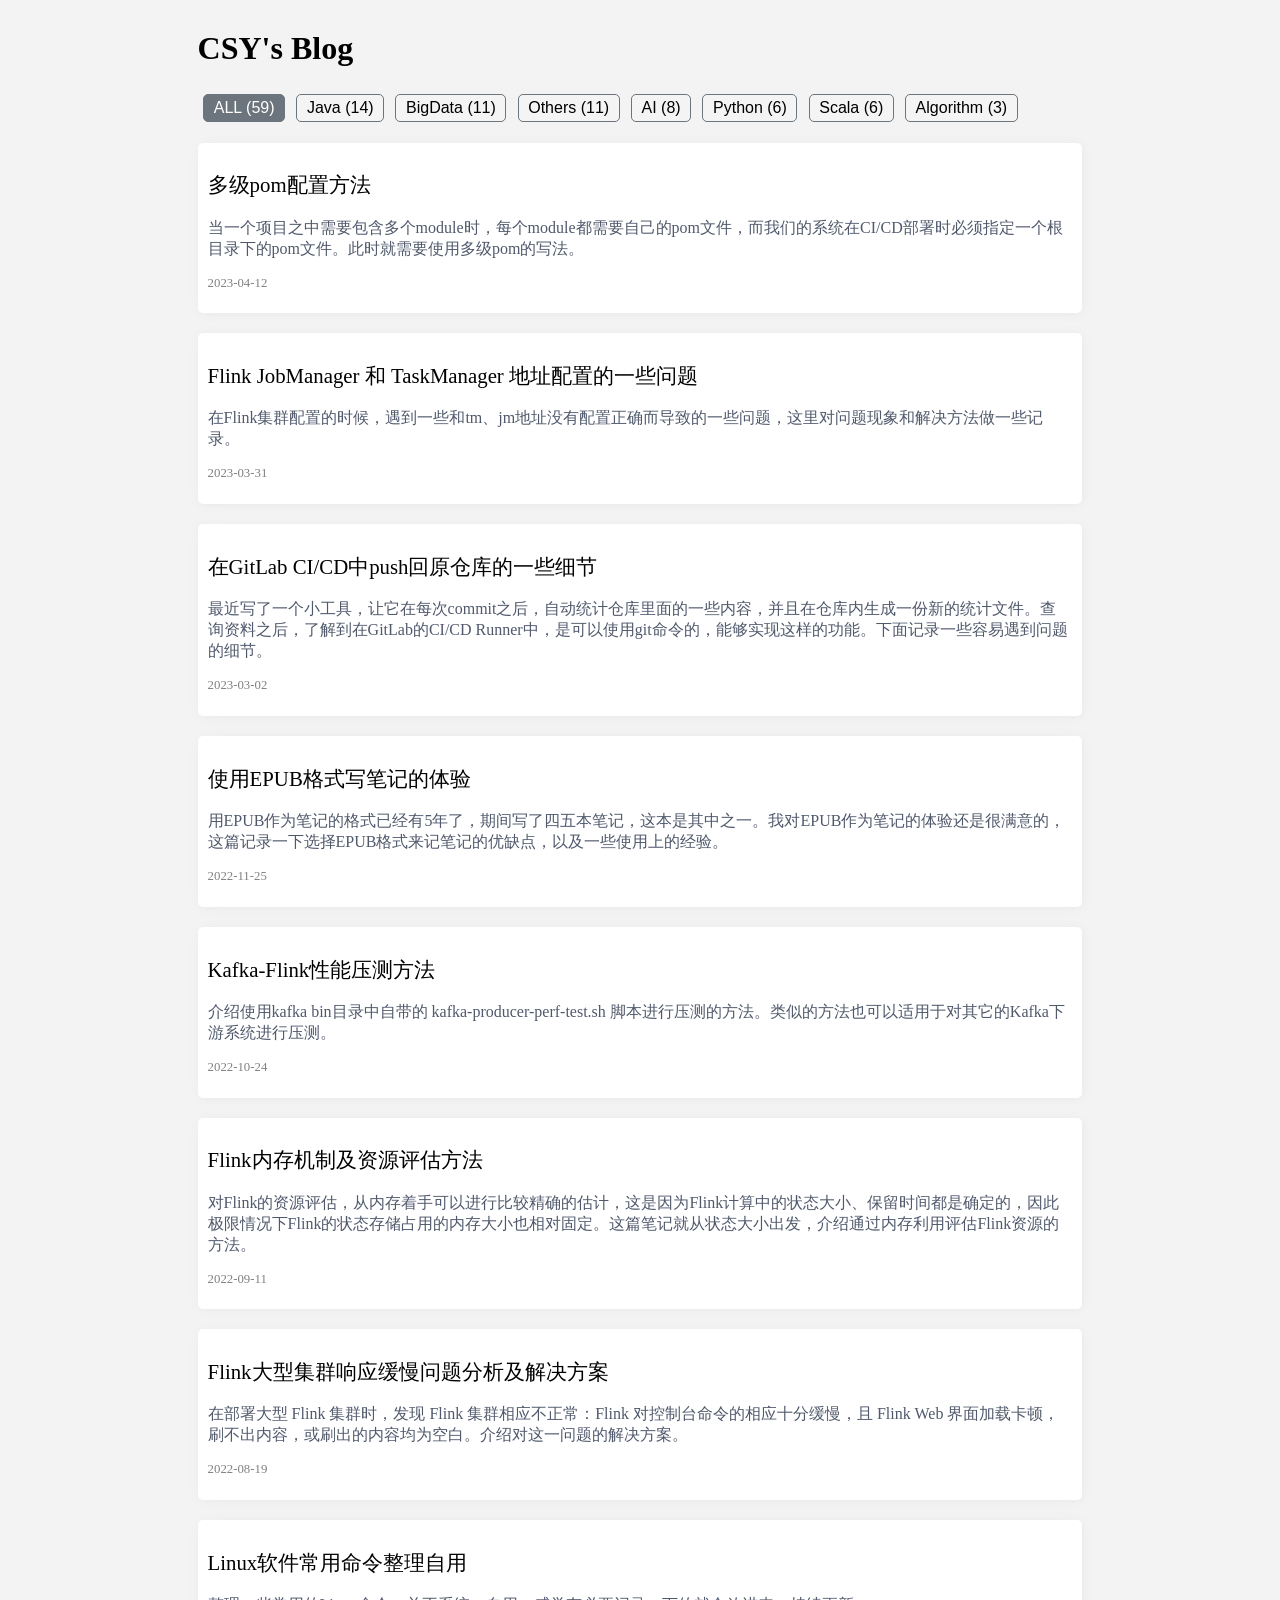
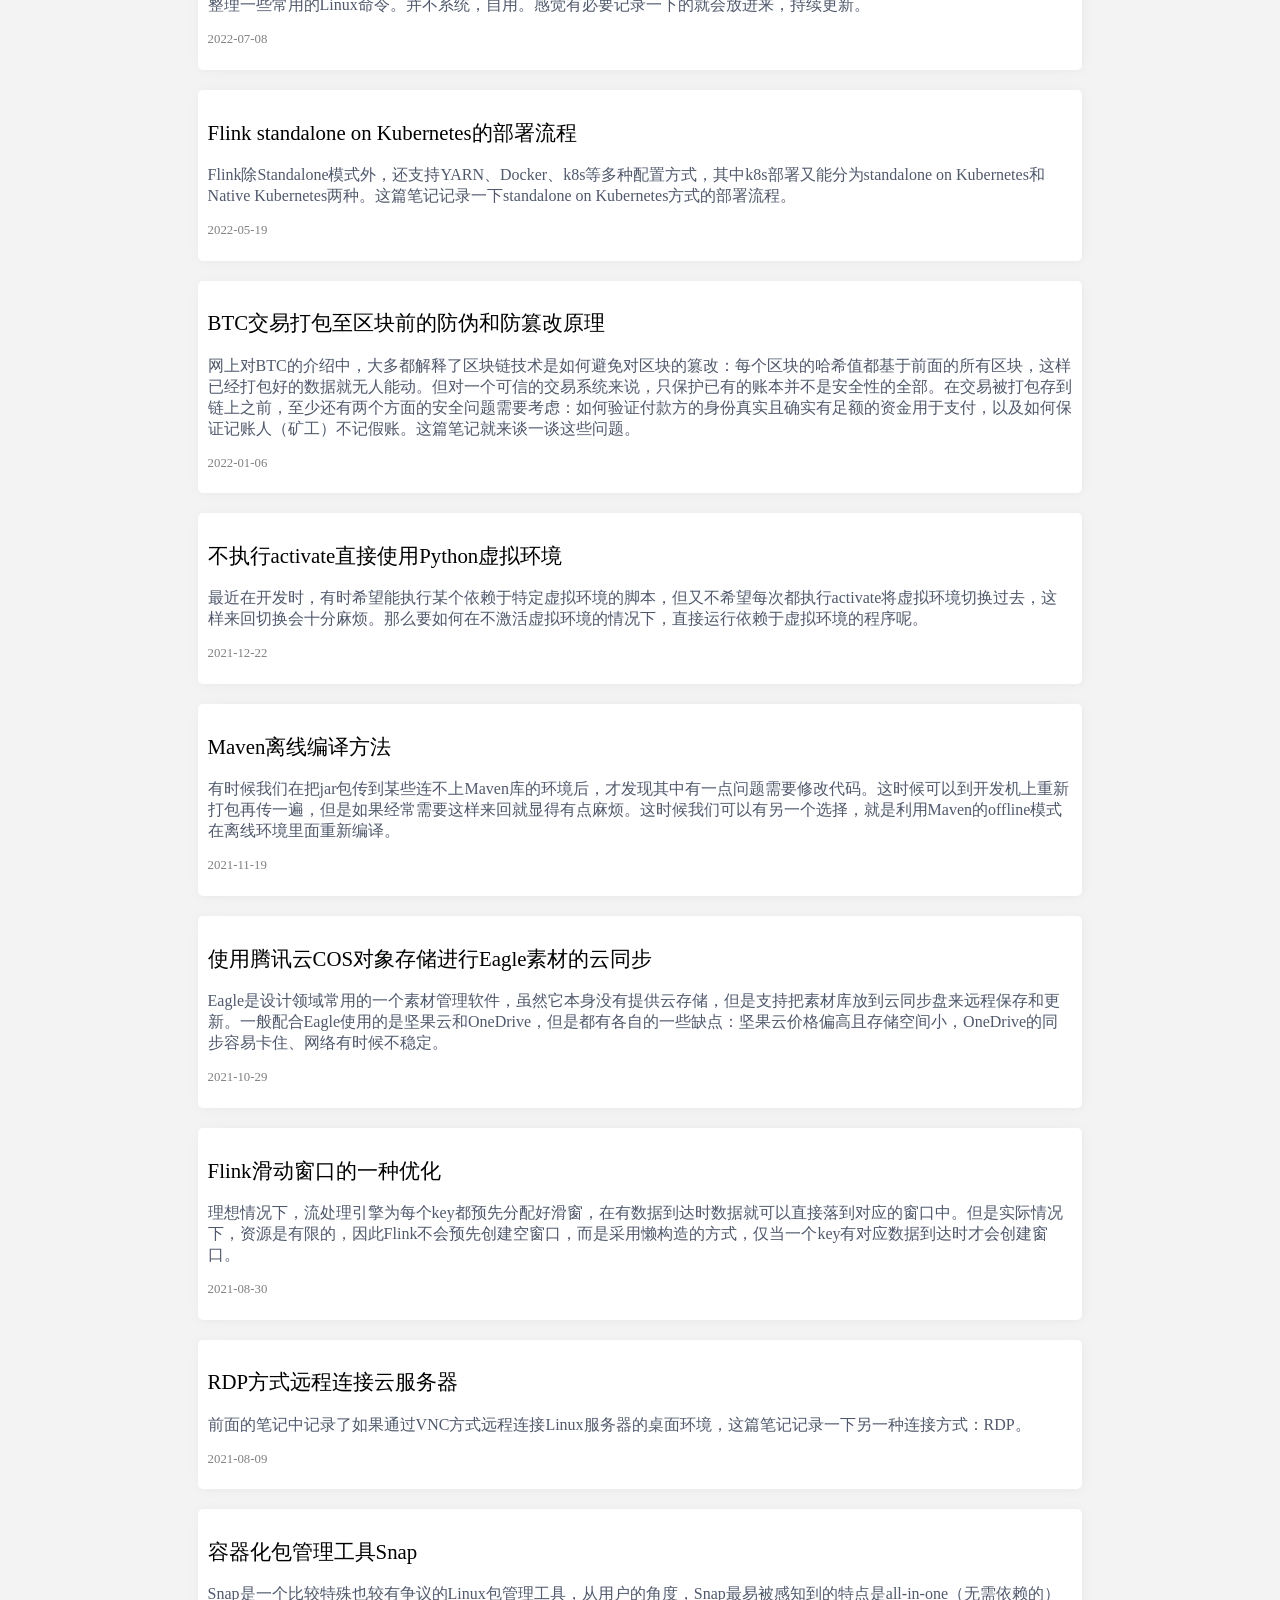
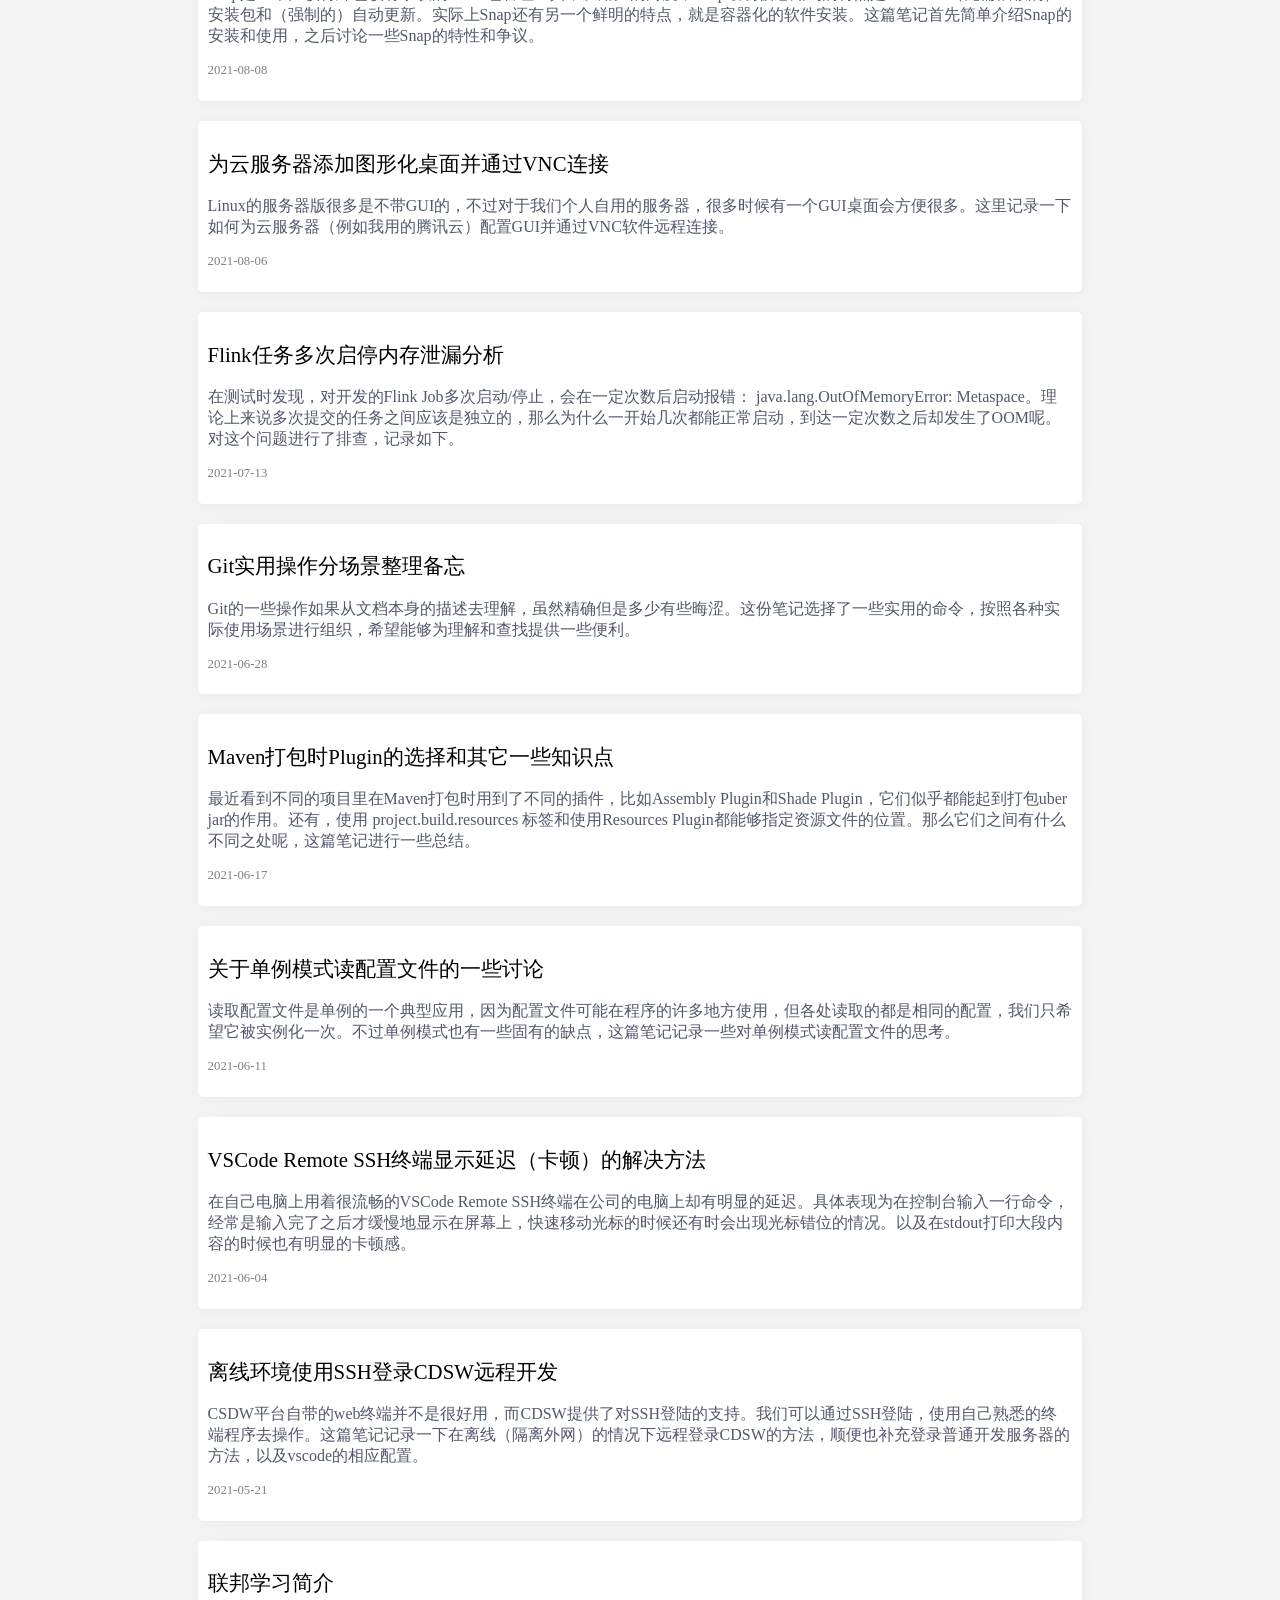
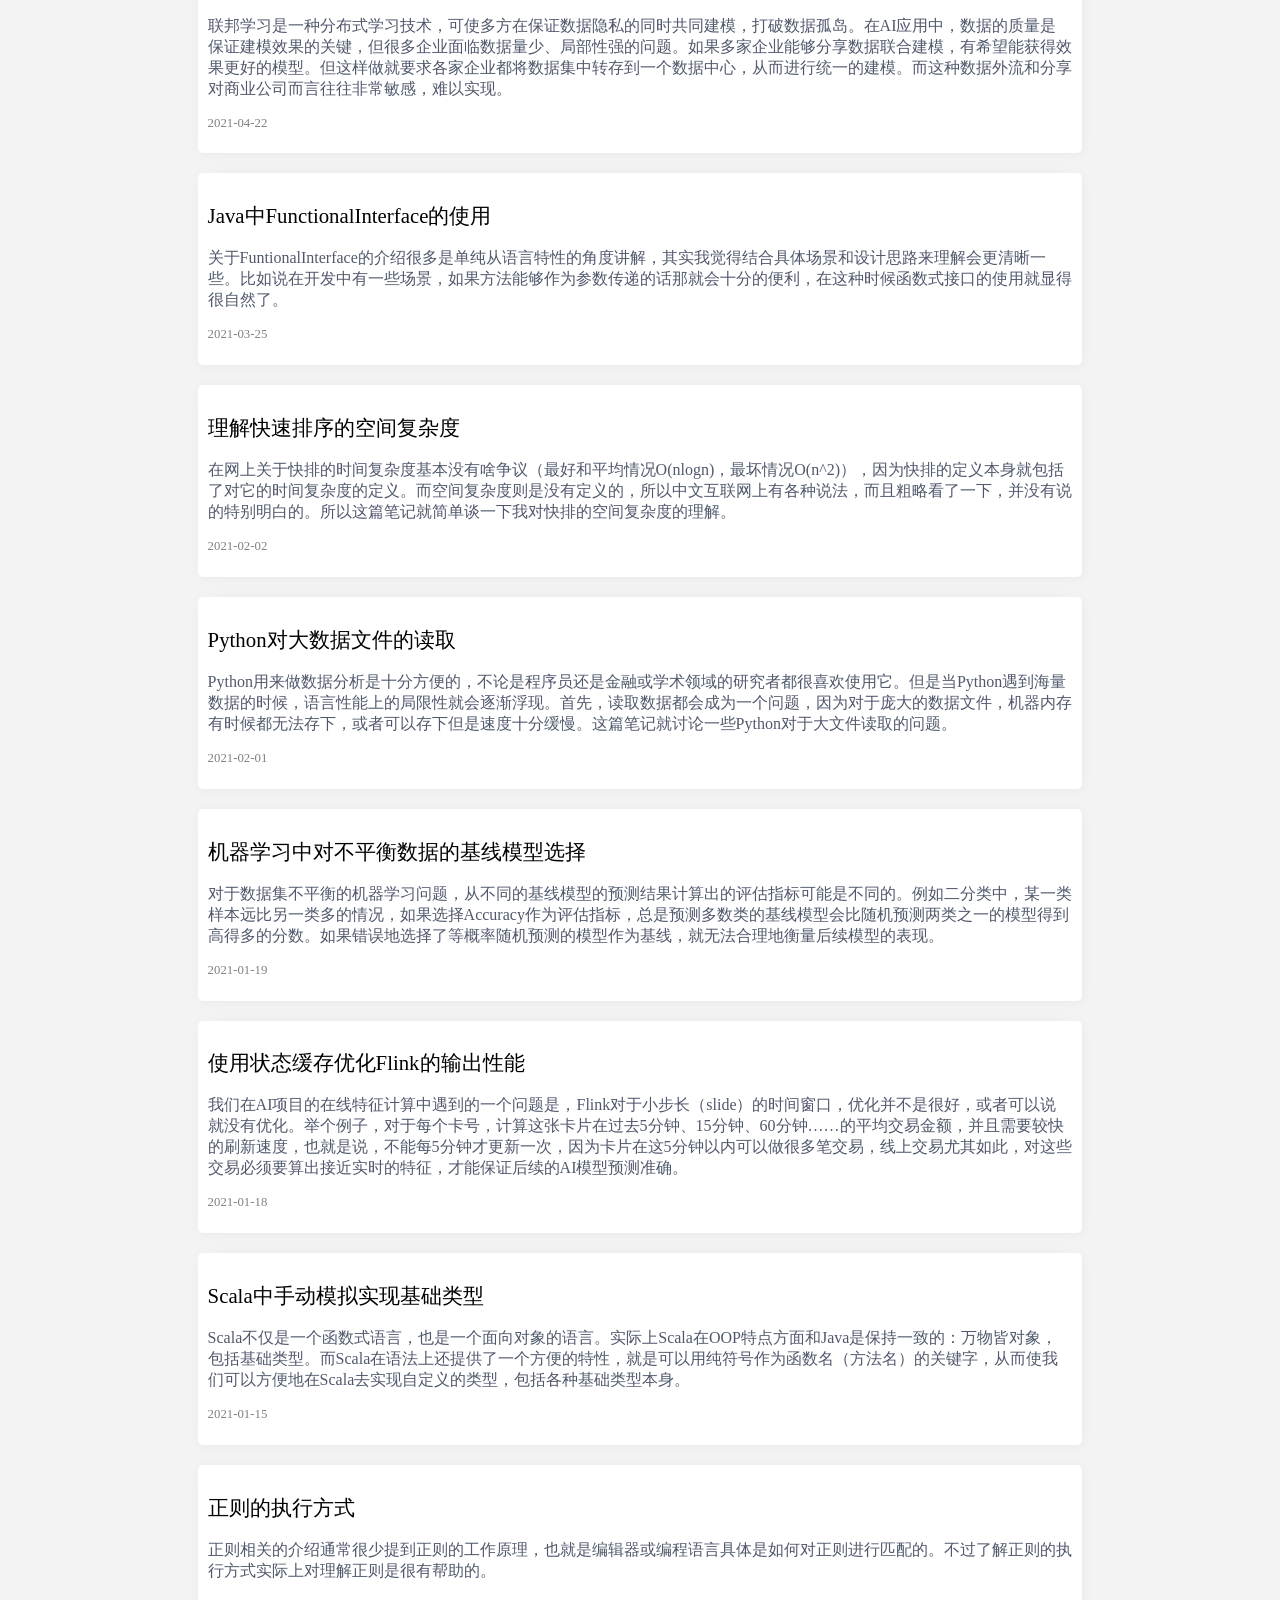
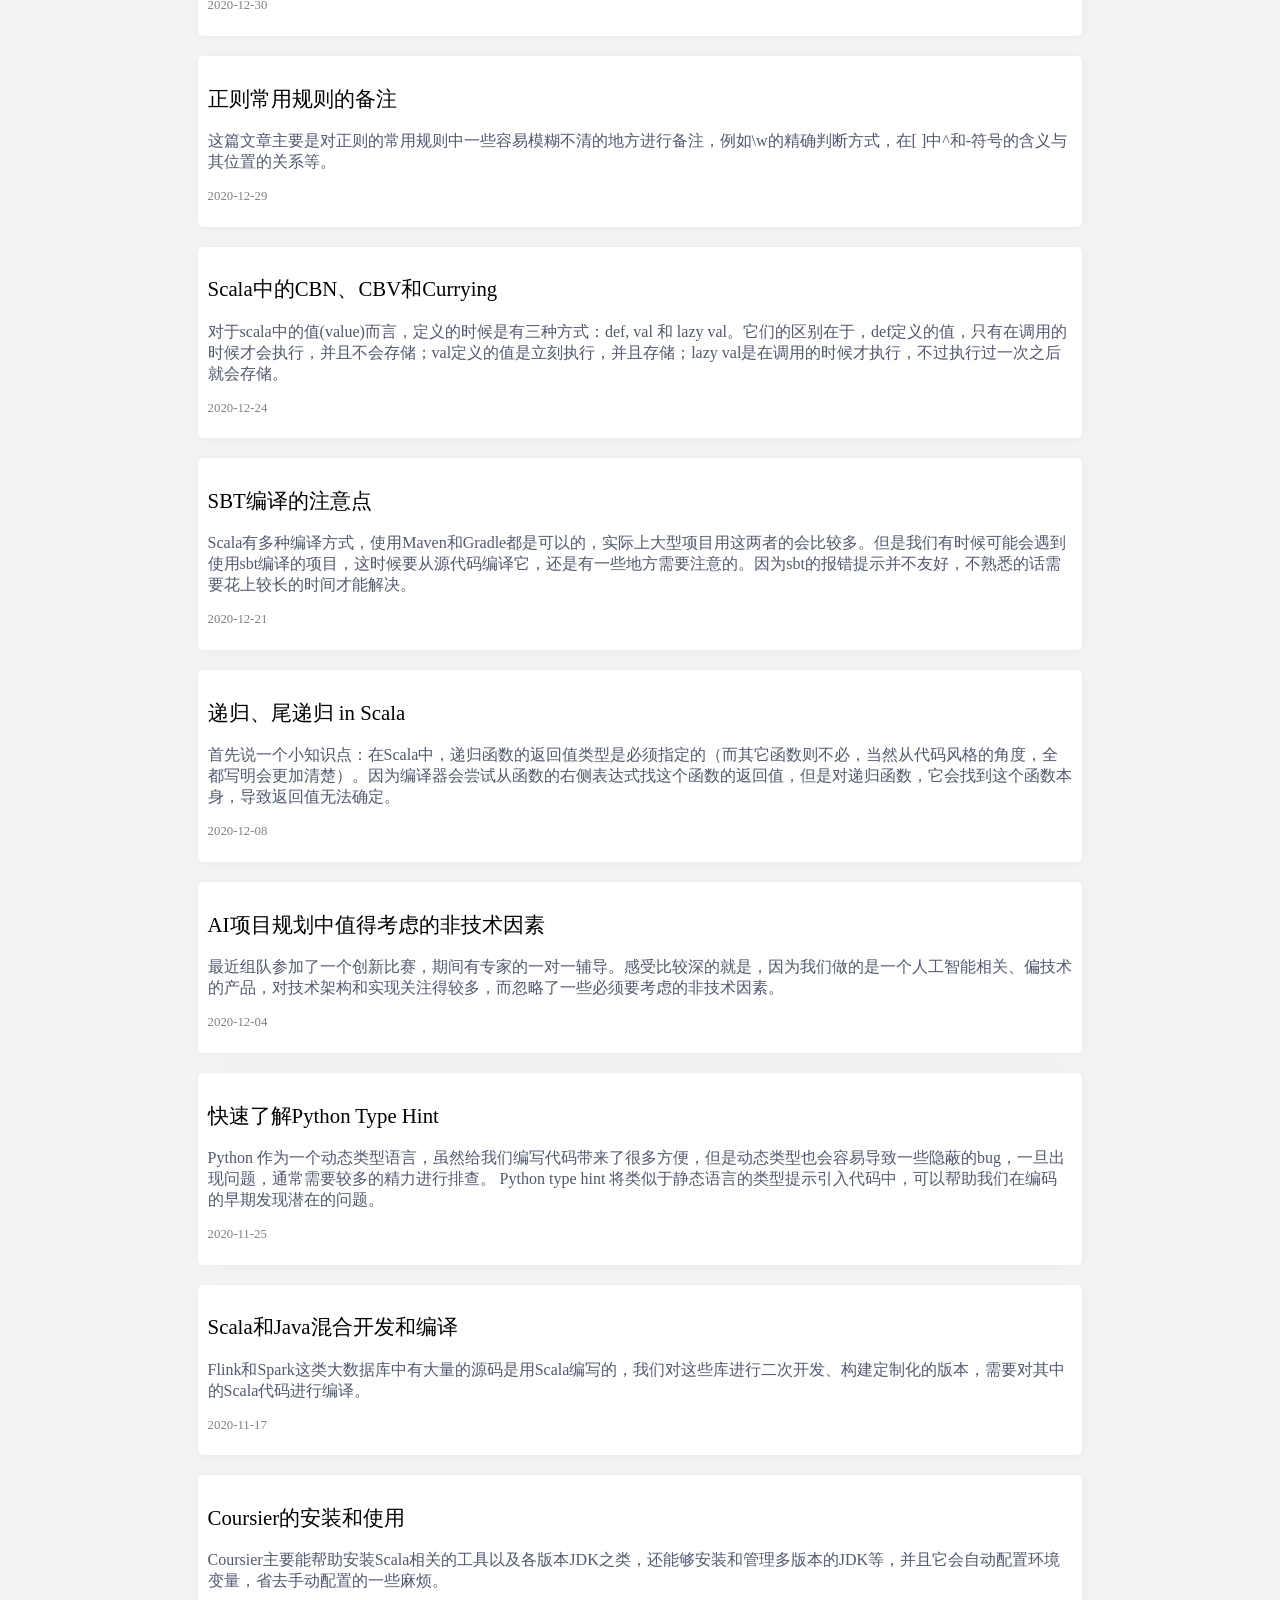
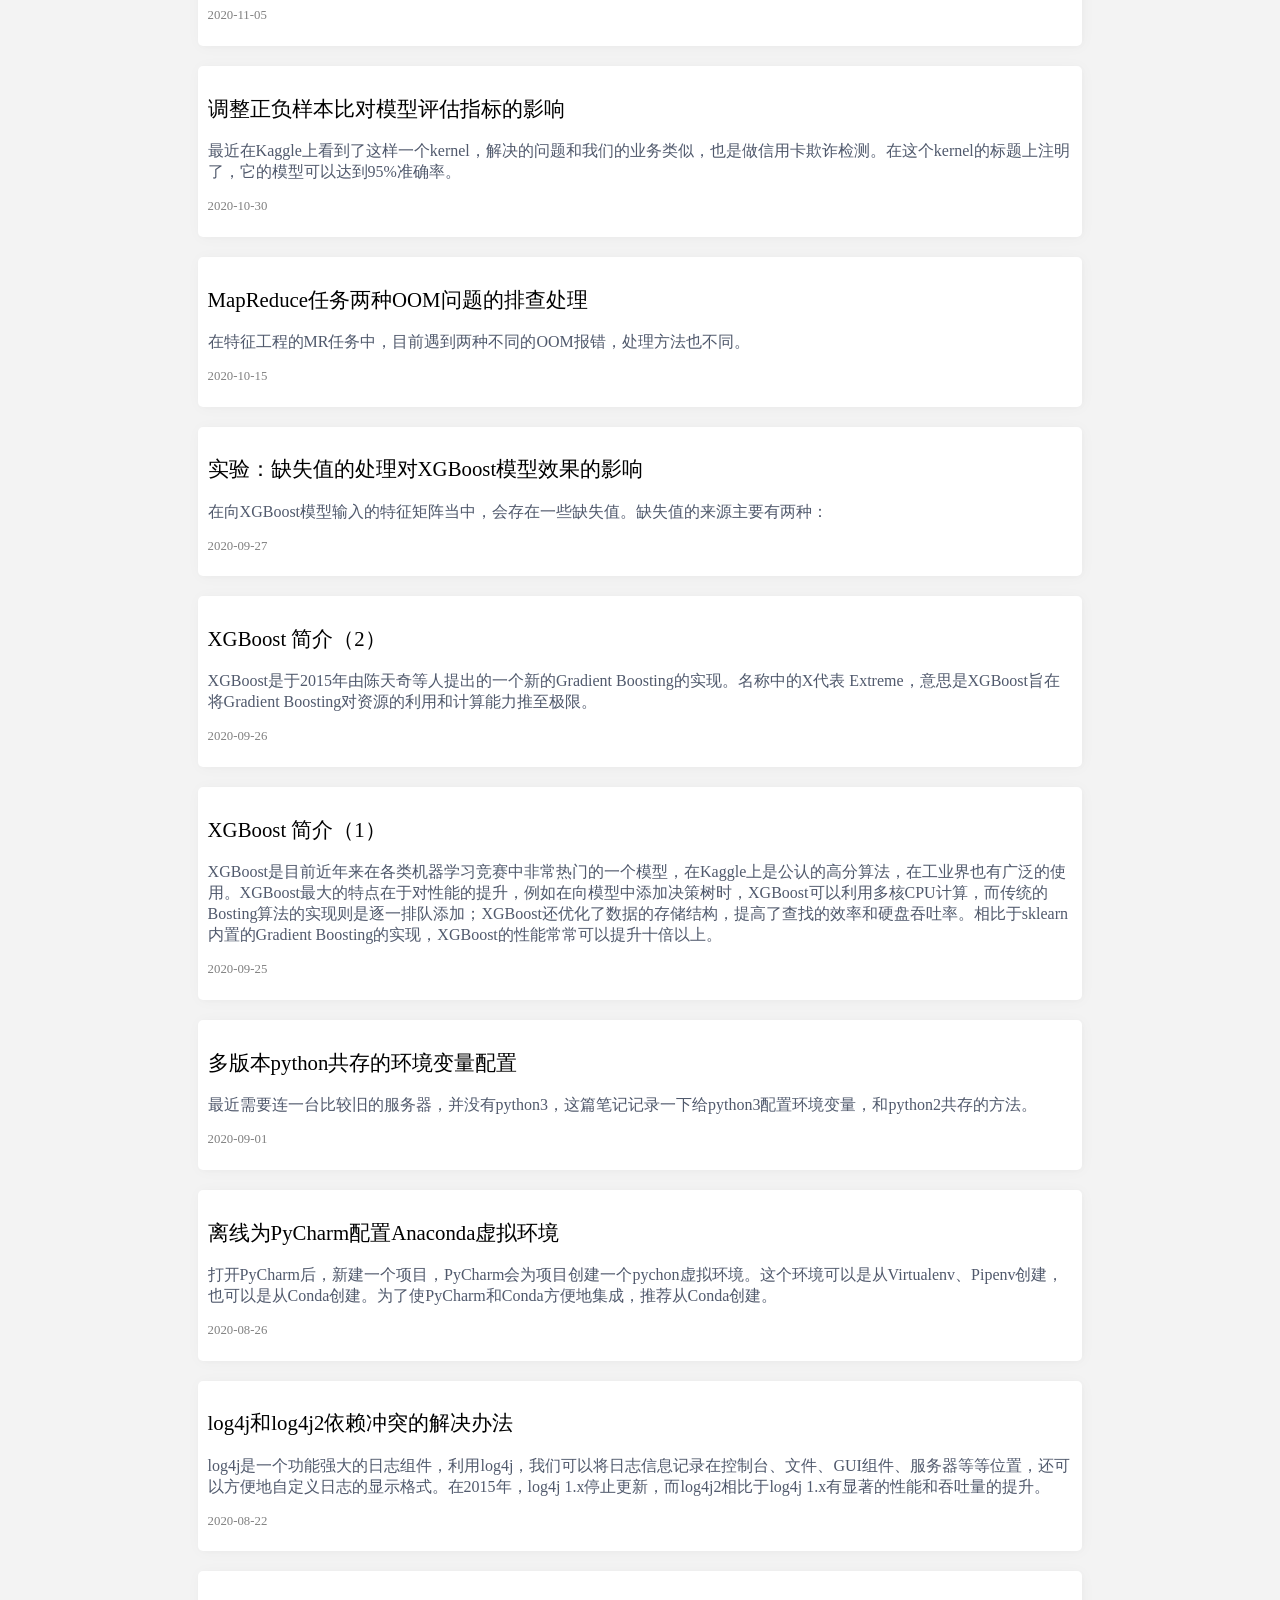
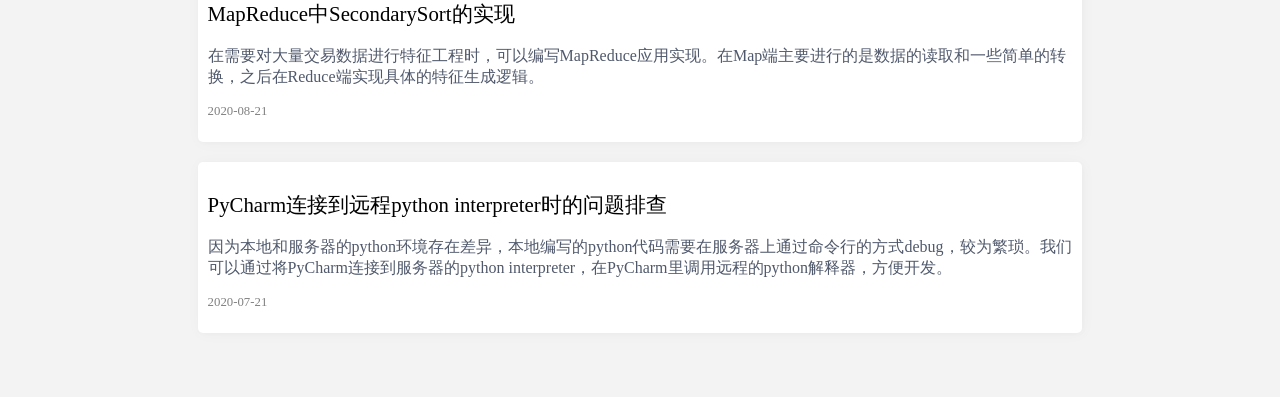
<file: index.html>
<html><head><meta content="text/html;charset=utf-8" http-equiv="Content-Type"><title>CSY's Blog</title><link href="index.css" rel="stylesheet"></head><body><div class="container-div"><h1>CSY's Blog</h1><div><button class="tag" id="All">ALL (59)</button><button class="tag" id="Java">Java (14)</button><button class="tag" id="BigData">BigData (11)</button><button class="tag" id="Others">Others (11)</button><button class="tag" id="AI">AI (8)</button><button class="tag" id="Python">Python (6)</button><button class="tag" id="Scala">Scala (6)</button><button class="tag" id="Algorithm">Algorithm (3)</button></div><a class="link-a" data-tag="Java" href="Text/Section0049.xhtml"><div class="link-div"><p class="headline">多级pom配置方法</p><p class="preview">当一个项目之中需要包含多个module时，每个module都需要自己的pom文件，而我们的系统在CI/CD部署时必须指定一个根目录下的pom文件。此时就需要使用多级pom的写法。</p><p class="date">2023-04-12</p></div></a><a class="link-a" data-tag="Java, BigData" href="Text/Section0048.xhtml"><div class="link-div"><p class="headline">Flink JobManager 和 TaskManager 地址配置的一些问题</p><p class="preview">在Flink集群配置的时候，遇到一些和tm、jm地址没有配置正确而导致的一些问题，这里对问题现象和解决方法做一些记录。</p><p class="date">2023-03-31</p></div></a><a class="link-a" data-tag="Others" href="Text/Section0047.xhtml"><div class="link-div"><p class="headline">在GitLab CI/CD中push回原仓库的一些细节</p><p class="preview">最近写了一个小工具，让它在每次commit之后，自动统计仓库里面的一些内容，并且在仓库内生成一份新的统计文件。查询资料之后，了解到在GitLab的CI/CD Runner中，是可以使用git命令的，能够实现这样的功能。下面记录一些容易遇到问题的细节。</p><p class="date">2023-03-02</p></div></a><a class="link-a" data-tag="Others" href="Text/Section0043.xhtml"><div class="link-div"><p class="headline">使用EPUB格式写笔记的体验</p><p class="preview">用EPUB作为笔记的格式已经有5年了，期间写了四五本笔记，这本是其中之一。我对EPUB作为笔记的体验还是很满意的，这篇记录一下选择EPUB格式来记笔记的优缺点，以及一些使用上的经验。</p><p class="date">2022-11-25</p></div></a><a class="link-a" data-tag="Java, BigData" href="Text/Section0046.xhtml"><div class="link-div"><p class="headline">Kafka-Flink性能压测方法</p><p class="preview">介绍使用kafka bin目录中自带的 kafka-producer-perf-test.sh 脚本进行压测的方法。类似的方法也可以适用于对其它的Kafka下游系统进行压测。</p><p class="date">2022-10-24</p></div></a><a class="link-a" data-tag="Java, BigData" href="Text/Section0045.xhtml"><div class="link-div"><p class="headline">Flink内存机制及资源评估方法</p><p class="preview">对Flink的资源评估，从内存着手可以进行比较精确的估计，这是因为Flink计算中的状态大小、保留时间都是确定的，因此极限情况下Flink的状态存储占用的内存大小也相对固定。这篇笔记就从状态大小出发，介绍通过内存利用评估Flink资源的方法。</p><p class="date">2022-09-11</p></div></a><a class="link-a" data-tag="Java, BigData" href="Text/Section0044.xhtml"><div class="link-div"><p class="headline">Flink大型集群响应缓慢问题分析及解决方案</p><p class="preview">在部署大型 Flink 集群时，发现 Flink 集群相应不正常：Flink 对控制台命令的相应十分缓慢，且 Flink Web 界面加载卡顿，刷不出内容，或刷出的内容均为空白。介绍对这一问题的解决方案。</p><p class="date">2022-08-19</p></div></a><a class="link-a" data-tag="Others" href="Text/Section0042.xhtml"><div class="link-div"><p class="headline">Linux软件常用命令整理自用</p><p class="preview">整理一些常用的Linux命令。并不系统，自用。感觉有必要记录一下的就会放进来，持续更新。</p><p class="date">2022-07-08</p></div></a><a class="link-a" data-tag="BigData" href="Text/Section0041.xhtml"><div class="link-div"><p class="headline">Flink standalone on Kubernetes的部署流程</p><p class="preview">Flink除Standalone模式外，还支持YARN、Docker、k8s等多种配置方式，其中k8s部署又能分为standalone on Kubernetes和Native Kubernetes两种。这篇笔记记录一下standalone on Kubernetes方式的部署流程。</p><p class="date">2022-05-19</p></div></a><a class="link-a" data-tag="Others" href="Text/Section0040.xhtml"><div class="link-div"><p class="headline">BTC交易打包至区块前的防伪和防篡改原理</p><p class="preview">网上对BTC的介绍中，大多都解释了区块链技术是如何避免对区块的篡改：每个区块的哈希值都基于前面的所有区块，这样已经打包好的数据就无人能动。但对一个可信的交易系统来说，只保护已有的账本并不是安全性的全部。在交易被打包存到链上之前，至少还有两个方面的安全问题需要考虑：如何验证付款方的身份真实且确实有足额的资金用于支付，以及如何保证记账人（矿工）不记假账。这篇笔记就来谈一谈这些问题。</p><p class="date">2022-01-06</p></div></a><a class="link-a" data-tag="Python" href="Text/Section0039.xhtml"><div class="link-div"><p class="headline">不执行activate直接使用Python虚拟环境</p><p class="preview">最近在开发时，有时希望能执行某个依赖于特定虚拟环境的脚本，但又不希望每次都执行activate将虚拟环境切换过去，这样来回切换会十分麻烦。那么要如何在不激活虚拟环境的情况下，直接运行依赖于虚拟环境的程序呢。</p><p class="date">2021-12-22</p></div></a><a class="link-a" data-tag="Java" href="Text/Section0038.xhtml"><div class="link-div"><p class="headline">Maven离线编译方法</p><p class="preview">有时候我们在把jar包传到某些连不上Maven库的环境后，才发现其中有一点问题需要修改代码。这时候可以到开发机上重新打包再传一遍，但是如果经常需要这样来回就显得有点麻烦。这时候我们可以有另一个选择，就是利用Maven的offline模式在离线环境里面重新编译。</p><p class="date">2021-11-19</p></div></a><a class="link-a" data-tag="Others" href="Text/Section0037.xhtml"><div class="link-div"><p class="headline">使用腾讯云COS对象存储进行Eagle素材的云同步</p><p class="preview">Eagle是设计领域常用的一个素材管理软件，虽然它本身没有提供云存储，但是支持把素材库放到云同步盘来远程保存和更新。一般配合Eagle使用的是坚果云和OneDrive，但是都有各自的一些缺点：坚果云价格偏高且存储空间小，OneDrive的同步容易卡住、网络有时候不稳定。</p><p class="date">2021-10-29</p></div></a><a class="link-a" data-tag="BigData" href="Text/Section0036.xhtml"><div class="link-div"><p class="headline">Flink滑动窗口的一种优化</p><p class="preview">理想情况下，流处理引擎为每个key都预先分配好滑窗，在有数据到达时数据就可以直接落到对应的窗口中。但是实际情况下，资源是有限的，因此Flink不会预先创建空窗口，而是采用懒构造的方式，仅当一个key有对应数据到达时才会创建窗口。</p><p class="date">2021-08-30</p></div></a><a class="link-a" data-tag="Others" href="Text/Section0035.xhtml"><div class="link-div"><p class="headline">RDP方式远程连接云服务器</p><p class="preview">前面的笔记中记录了如果通过VNC方式远程连接Linux服务器的桌面环境，这篇笔记记录一下另一种连接方式：RDP。</p><p class="date">2021-08-09</p></div></a><a class="link-a" data-tag="Others" href="Text/Section0033.xhtml"><div class="link-div"><p class="headline">容器化包管理工具Snap</p><p class="preview">Snap是一个比较特殊也较有争议的Linux包管理工具，从用户的角度，Snap最易被感知到的特点是all-in-one（无需依赖的）安装包和（强制的）自动更新。实际上Snap还有另一个鲜明的特点，就是容器化的软件安装。这篇笔记首先简单介绍Snap的安装和使用，之后讨论一些Snap的特性和争议。</p><p class="date">2021-08-08</p></div></a><a class="link-a" data-tag="Others" href="Text/Section0032.xhtml"><div class="link-div"><p class="headline">为云服务器添加图形化桌面并通过VNC连接</p><p class="preview">Linux的服务器版很多是不带GUI的，不过对于我们个人自用的服务器，很多时候有一个GUI桌面会方便很多。这里记录一下如何为云服务器（例如我用的腾讯云）配置GUI并通过VNC软件远程连接。</p><p class="date">2021-08-06</p></div></a><a class="link-a" data-tag="BigData,Java" href="Text/Section0031.xhtml"><div class="link-div"><p class="headline">Flink任务多次启停内存泄漏分析</p><p class="preview">在测试时发现，对开发的Flink Job多次启动/停止，会在一定次数后启动报错： java.lang.OutOfMemoryError: Metaspace。理论上来说多次提交的任务之间应该是独立的，那么为什么一开始几次都能正常启动，到达一定次数之后却发生了OOM呢。对这个问题进行了排查，记录如下。</p><p class="date">2021-07-13</p></div></a><a class="link-a" data-tag="Others" href="Text/Section0030.xhtml"><div class="link-div"><p class="headline">Git实用操作分场景整理备忘</p><p class="preview">Git的一些操作如果从文档本身的描述去理解，虽然精确但是多少有些晦涩。这份笔记选择了一些实用的命令，按照各种实际使用场景进行组织，希望能够为理解和查找提供一些便利。</p><p class="date">2021-06-28</p></div></a><a class="link-a" data-tag="Java" href="Text/Section0029.xhtml"><div class="link-div"><p class="headline">Maven打包时Plugin的选择和其它一些知识点</p><p class="preview">最近看到不同的项目里在Maven打包时用到了不同的插件，比如Assembly Plugin和Shade Plugin，它们似乎都能起到打包uber jar的作用。还有，使用 project.build.resources 标签和使用Resources Plugin都能够指定资源文件的位置。那么它们之间有什么不同之处呢，这篇笔记进行一些总结。</p><p class="date">2021-06-17</p></div></a><a class="link-a" data-tag="Java" href="Text/Section0028.xhtml"><div class="link-div"><p class="headline">关于单例模式读配置文件的一些讨论</p><p class="preview">读取配置文件是单例的一个典型应用，因为配置文件可能在程序的许多地方使用，但各处读取的都是相同的配置，我们只希望它被实例化一次。不过单例模式也有一些固有的缺点，这篇笔记记录一些对单例模式读配置文件的思考。</p><p class="date">2021-06-11</p></div></a><a class="link-a" data-tag="Others" href="Text/Section0026.xhtml"><div class="link-div"><p class="headline">VSCode Remote SSH终端显示延迟（卡顿）的解决方法</p><p class="preview">在自己电脑上用着很流畅的VSCode Remote SSH终端在公司的电脑上却有明显的延迟。具体表现为在控制台输入一行命令，经常是输入完了之后才缓慢地显示在屏幕上，快速移动光标的时候还有时会出现光标错位的情况。以及在stdout打印大段内容的时候也有明显的卡顿感。</p><p class="date">2021-06-04</p></div></a><a class="link-a" data-tag="AI,Others" href="Text/Section0025.xhtml"><div class="link-div"><p class="headline">离线环境使用SSH登录CDSW远程开发</p><p class="preview">CSDW平台自带的web终端并不是很好用，而CDSW提供了对SSH登陆的支持。我们可以通过SSH登陆，使用自己熟悉的终端程序去操作。这篇笔记记录一下在离线（隔离外网）的情况下远程登录CDSW的方法，顺便也补充登录普通开发服务器的方法，以及vscode的相应配置。</p><p class="date">2021-05-21</p></div></a><a class="link-a" data-tag="AI" href="Text/Section0024.xhtml"><div class="link-div"><p class="headline">联邦学习简介</p><p class="preview">联邦学习是一种分布式学习技术，可使多方在保证数据隐私的同时共同建模，打破数据孤岛。在AI应用中，数据的质量是保证建模效果的关键，但很多企业面临数据量少、局部性强的问题。如果多家企业能够分享数据联合建模，有希望能获得效果更好的模型。但这样做就要求各家企业都将数据集中转存到一个数据中心，从而进行统一的建模。而这种数据外流和分享对商业公司而言往往非常敏感，难以实现。</p><p class="date">2021-04-22</p></div></a><a class="link-a" data-tag="Java" href="Text/Section0023.xhtml"><div class="link-div"><p class="headline">Java中FunctionalInterface的使用</p><p class="preview">关于FuntionalInterface的介绍很多是单纯从语言特性的角度讲解，其实我觉得结合具体场景和设计思路来理解会更清晰一些。比如说在开发中有一些场景，如果方法能够作为参数传递的话那就会十分的便利，在这种时候函数式接口的使用就显得很自然了。</p><p class="date">2021-03-25</p></div></a><a class="link-a" data-tag="Algorithm" href="Text/Section0022.xhtml"><div class="link-div"><p class="headline">理解快速排序的空间复杂度</p><p class="preview">在网上关于快排的时间复杂度基本没有啥争议（最好和平均情况O(nlogn)，最坏情况O(n^2)），因为快排的定义本身就包括了对它的时间复杂度的定义。而空间复杂度则是没有定义的，所以中文互联网上有各种说法，而且粗略看了一下，并没有说的特别明白的。所以这篇笔记就简单谈一下我对快排的空间复杂度的理解。</p><p class="date">2021-02-02</p></div></a><a class="link-a" data-tag="Python, BigData" href="Text/Section0021.xhtml"><div class="link-div"><p class="headline">Python对大数据文件的读取</p><p class="preview">Python用来做数据分析是十分方便的，不论是程序员还是金融或学术领域的研究者都很喜欢使用它。但是当Python遇到海量数据的时候，语言性能上的局限性就会逐渐浮现。首先，读取数据都会成为一个问题，因为对于庞大的数据文件，机器内存有时候都无法存下，或者可以存下但是速度十分缓慢。这篇笔记就讨论一些Python对于大文件读取的问题。</p><p class="date">2021-02-01</p></div></a><a class="link-a" data-tag="AI" href="Text/Section0020.xhtml"><div class="link-div"><p class="headline">机器学习中对不平衡数据的基线模型选择</p><p class="preview">对于数据集不平衡的机器学习问题，从不同的基线模型的预测结果计算出的评估指标可能是不同的。例如二分类中，某一类样本远比另一类多的情况，如果选择Accuracy作为评估指标，总是预测多数类的基线模型会比随机预测两类之一的模型得到高得多的分数。如果错误地选择了等概率随机预测的模型作为基线，就无法合理地衡量后续模型的表现。</p><p class="date">2021-01-19</p></div></a><a class="link-a" data-tag="BigData" href="Text/Section0019.xhtml"><div class="link-div"><p class="headline">使用状态缓存优化Flink的输出性能</p><p class="preview">我们在AI项目的在线特征计算中遇到的一个问题是，Flink对于小步长（slide）的时间窗口，优化并不是很好，或者可以说就没有优化。举个例子，对于每个卡号，计算这张卡片在过去5分钟、15分钟、60分钟……的平均交易金额，并且需要较快的刷新速度，也就是说，不能每5分钟才更新一次，因为卡片在这5分钟以内可以做很多笔交易，线上交易尤其如此，对这些交易必须要算出接近实时的特征，才能保证后续的AI模型预测准确。</p><p class="date">2021-01-18</p></div></a><a class="link-a" data-tag="Scala" href="Text/Section0018.xhtml"><div class="link-div"><p class="headline">Scala中手动模拟实现基础类型</p><p class="preview">Scala不仅是一个函数式语言，也是一个面向对象的语言。实际上Scala在OOP特点方面和Java是保持一致的：万物皆对象，包括基础类型。而Scala在语法上还提供了一个方便的特性，就是可以用纯符号作为函数名（方法名）的关键字，从而使我们可以方便地在Scala去实现自定义的类型，包括各种基础类型本身。</p><p class="date">2021-01-15</p></div></a><a class="link-a" data-tag="Algorithm" href="Text/Section0016.xhtml"><div class="link-div"><p class="headline">正则的执行方式</p><p class="preview">正则相关的介绍通常很少提到正则的工作原理，也就是编辑器或编程语言具体是如何对正则进行匹配的。不过了解正则的执行方式实际上对理解正则是很有帮助的。</p><p class="date">2020-12-30</p></div></a><a class="link-a" data-tag="Algorithm" href="Text/Section0017.xhtml"><div class="link-div"><p class="headline">正则常用规则的备注</p><p class="preview">这篇文章主要是对正则的常用规则中一些容易模糊不清的地方进行备注，例如\w的精确判断方式，在[ ]中^和-符号的含义与其位置的关系等。</p><p class="date">2020-12-29</p></div></a><a class="link-a" data-tag="Scala" href="Text/Section0015.xhtml"><div class="link-div"><p class="headline">Scala中的CBN、CBV和Currying</p><p class="preview">对于scala中的值(value)而言，定义的时候是有三种方式：def, val 和 lazy val。它们的区别在于，def定义的值，只有在调用的时候才会执行，并且不会存储；val定义的值是立刻执行，并且存储；lazy val是在调用的时候才执行，不过执行过一次之后就会存储。</p><p class="date">2020-12-24</p></div></a><a class="link-a" data-tag="Scala" href="Text/Section0014.xhtml"><div class="link-div"><p class="headline">SBT编译的注意点</p><p class="preview">Scala有多种编译方式，使用Maven和Gradle都是可以的，实际上大型项目用这两者的会比较多。但是我们有时候可能会遇到使用sbt编译的项目，这时候要从源代码编译它，还是有一些地方需要注意的。因为sbt的报错提示并不友好，不熟悉的话需要花上较长的时间才能解决。</p><p class="date">2020-12-21</p></div></a><a class="link-a" data-tag="Scala" href="Text/Section0006.xhtml"><div class="link-div"><p class="headline">递归、尾递归 in Scala</p><p class="preview">首先说一个小知识点：在Scala中，递归函数的返回值类型是必须指定的（而其它函数则不必，当然从代码风格的角度，全都写明会更加清楚）。因为编译器会尝试从函数的右侧表达式找这个函数的返回值，但是对递归函数，它会找到这个函数本身，导致返回值无法确定。</p><p class="date">2020-12-08</p></div></a><a class="link-a" data-tag="AI" href="Text/Section0005.xhtml"><div class="link-div"><p class="headline">AI项目规划中值得考虑的非技术因素</p><p class="preview">最近组队参加了一个创新比赛，期间有专家的一对一辅导。感受比较深的就是，因为我们做的是一个人工智能相关、偏技术的产品，对技术架构和实现关注得较多，而忽略了一些必须要考虑的非技术因素。</p><p class="date">2020-12-04</p></div></a><a class="link-a" data-tag="Python" href="Text/Section0004.xhtml"><div class="link-div"><p class="headline">快速了解Python Type Hint</p><p class="preview">Python 作为一个动态类型语言，虽然给我们编写代码带来了很多方便，但是动态类型也会容易导致一些隐蔽的bug，一旦出现问题，通常需要较多的精力进行排查。 Python type hint 将类似于静态语言的类型提示引入代码中，可以帮助我们在编码的早期发现潜在的问题。</p><p class="date">2020-11-25</p></div></a><a class="link-a" data-tag="Scala, Java" href="Text/Section0003.xhtml"><div class="link-div"><p class="headline">Scala和Java混合开发和编译</p><p class="preview">Flink和Spark这类大数据库中有大量的源码是用Scala编写的，我们对这些库进行二次开发、构建定制化的版本，需要对其中的Scala代码进行编译。</p><p class="date">2020-11-17</p></div></a><a class="link-a" data-tag="Scala,Java" href="Text/Section0034.xhtml"><div class="link-div"><p class="headline">Coursier的安装和使用</p><p class="preview">Coursier主要能帮助安装Scala相关的工具以及各版本JDK之类，还能够安装和管理多版本的JDK等，并且它会自动配置环境变量，省去手动配置的一些麻烦。</p><p class="date">2020-11-05</p></div></a><a class="link-a" data-tag="AI" href="Text/Section0001.xhtml"><div class="link-div"><p class="headline">调整正负样本比对模型评估指标的影响</p><p class="preview">最近在Kaggle上看到了这样一个kernel，解决的问题和我们的业务类似，也是做信用卡欺诈检测。在这个kernel的标题上注明了，它的模型可以达到95%准确率。</p><p class="date">2020-10-30</p></div></a><a class="link-a" data-tag="BigData" href="Text/Section0012.xhtml"><div class="link-div"><p class="headline">MapReduce任务两种OOM问题的排查处理</p><p class="preview">在特征工程的MR任务中，目前遇到两种不同的OOM报错，处理方法也不同。</p><p class="date">2020-10-15</p></div></a><a class="link-a" data-tag="AI" href="Text/Section0011.xhtml"><div class="link-div"><p class="headline">实验：缺失值的处理对XGBoost模型效果的影响</p><p class="preview">在向XGBoost模型输入的特征矩阵当中，会存在一些缺失值。缺失值的来源主要有两种：</p><p class="date">2020-09-27</p></div></a><a class="link-a" data-tag="AI" href="Text/Section0007.xhtml"><div class="link-div"><p class="headline">XGBoost 简介（2）</p><p class="preview">XGBoost是于2015年由陈天奇等人提出的一个新的Gradient Boosting的实现。名称中的X代表 Extreme，意思是XGBoost旨在将Gradient Boosting对资源的利用和计算能力推至极限。</p><p class="date">2020-09-26</p></div></a><a class="link-a" data-tag="AI" href="Text/Section0002.xhtml"><div class="link-div"><p class="headline">XGBoost 简介（1）</p><p class="preview">XGBoost是目前近年来在各类机器学习竞赛中非常热门的一个模型，在Kaggle上是公认的高分算法，在工业界也有广泛的使用。XGBoost最大的特点在于对性能的提升，例如在向模型中添加决策树时，XGBoost可以利用多核CPU计算，而传统的Bosting算法的实现则是逐一排队添加；XGBoost还优化了数据的存储结构，提高了查找的效率和硬盘吞吐率。相比于sklearn内置的Gradient Boosting的实现，XGBoost的性能常常可以提升十倍以上。</p><p class="date">2020-09-25</p></div></a><a class="link-a" data-tag="Python" href="Text/Section0027.xhtml"><div class="link-div"><p class="headline">多版本python共存的环境变量配置</p><p class="preview">最近需要连一台比较旧的服务器，并没有python3，这篇笔记记录一下给python3配置环境变量，和python2共存的方法。</p><p class="date">2020-09-01</p></div></a><a class="link-a" data-tag="Python" href="Text/Section0010.xhtml"><div class="link-div"><p class="headline">离线为PyCharm配置Anaconda虚拟环境</p><p class="preview">打开PyCharm后，新建一个项目，PyCharm会为项目创建一个pychon虚拟环境。这个环境可以是从Virtualenv、Pipenv创建，也可以是从Conda创建。为了使PyCharm和Conda方便地集成，推荐从Conda创建。</p><p class="date">2020-08-26</p></div></a><a class="link-a" data-tag="Java" href="Text/Section0009.xhtml"><div class="link-div"><p class="headline">log4j和log4j2依赖冲突的解决办法</p><p class="preview">log4j是一个功能强大的日志组件，利用log4j，我们可以将日志信息记录在控制台、文件、GUI组件、服务器等等位置，还可以方便地自定义日志的显示格式。在2015年，log4j 1.x停止更新，而log4j2相比于log4j 1.x有显著的性能和吞吐量的提升。</p><p class="date">2020-08-22</p></div></a><a class="link-a" data-tag="BigData, Java" href="Text/Section0008.xhtml"><div class="link-div"><p class="headline">MapReduce中SecondarySort的实现</p><p class="preview">在需要对大量交易数据进行特征工程时，可以编写MapReduce应用实现。在Map端主要进行的是数据的读取和一些简单的转换，之后在Reduce端实现具体的特征生成逻辑。</p><p class="date">2020-08-21</p></div></a><a class="link-a" data-tag="Python" href="Text/Section0013.xhtml"><div class="link-div"><p class="headline">PyCharm连接到远程python interpreter时的问题排查</p><p class="preview">因为本地和服务器的python环境存在差异，本地编写的python代码需要在服务器上通过命令行的方式debug，较为繁琐。我们可以通过将PyCharm连接到服务器的python interpreter，在PyCharm里调用远程的python解释器，方便开发。</p><p class="date">2020-07-21</p></div></a></div></body><script src="index.js"></script></html>
</file>
<file: index.css>
html {
    font-size: 24px;
    background-color: #f3f3f3
}

h1 {
    font-size: 2em;
    margin-top: 30px;
}

.container-div {
    margin: 0 auto;
    margin-bottom: 4em
}

@media(min-width:576px) {
    html {
        font-size: 30px;
    }
    .container-div {
        width: 95%;
    }
}

@media(min-width:768px) {
    html {
        font-size: 30px;
    }
    .container-div {
        width: 95%;
    }
}

@media(min-width:992px) {
    html {
        font-size: 20px;
    }
    .container-div {
        width: 70%;
    }
}

@media(min-width:1200px) {
    html {
        font-size: 16px;
    }
    .container-div {
        width: 70%;
    }
}

.link-div {
    background-color: white;
    color: black;
    margin-top: 15px;
    margin-bottom: 15px;
    margin-bottom: 20px;
    border-radius: 5px;
    box-shadow: 1px 1px 5px 0 rgba(0, 0, 0, 0.02), 1px 1px 15px 0 rgba(0, 0, 0, 0.03);
    transition: transform 0.3s, background-color 0.3s, box-shadow 0.6s;
    transition-property: transform, background-color, box-shadow;
    transition-duration: 0.3s, 0.3s, 0.6s;
    transition-timing-function: ease, ease, ease;
    transition-delay: 0s, 0s, 0s;
    padding: 10px;
}

.link-div:hover {
    transform: translateY(-5px);
    box-shadow: 1px 10px 30px 0 rgba(0, 0, 0, 0.2);
}

a {
    text-decoration: none;
}

a:link,
a:visited {
    text-decoration: none;
}

.headline {
    font-size: 1.3em;
    font-weight: 450;
    line-height: 1.125;
    color: black;
}

.date {
    font-size: 0.8em;
    color: gray;
}

.preview {
    color: #50596c
}

button.tag {
    margin: 0.35em;
    font-size: 1em;
    background-color: #f4f4f4;
    padding: 0.25rem 0.6rem 0.25rem 0.6rem;
    border-radius: 5px;
    border: 1px solid #6c757d;
    transition-duration: 0.4s;
    outline: none;
}

button.tag:hover {
    cursor: pointer;
    background-color: #6c757d !important;
    color: white !important;
}
</file>
